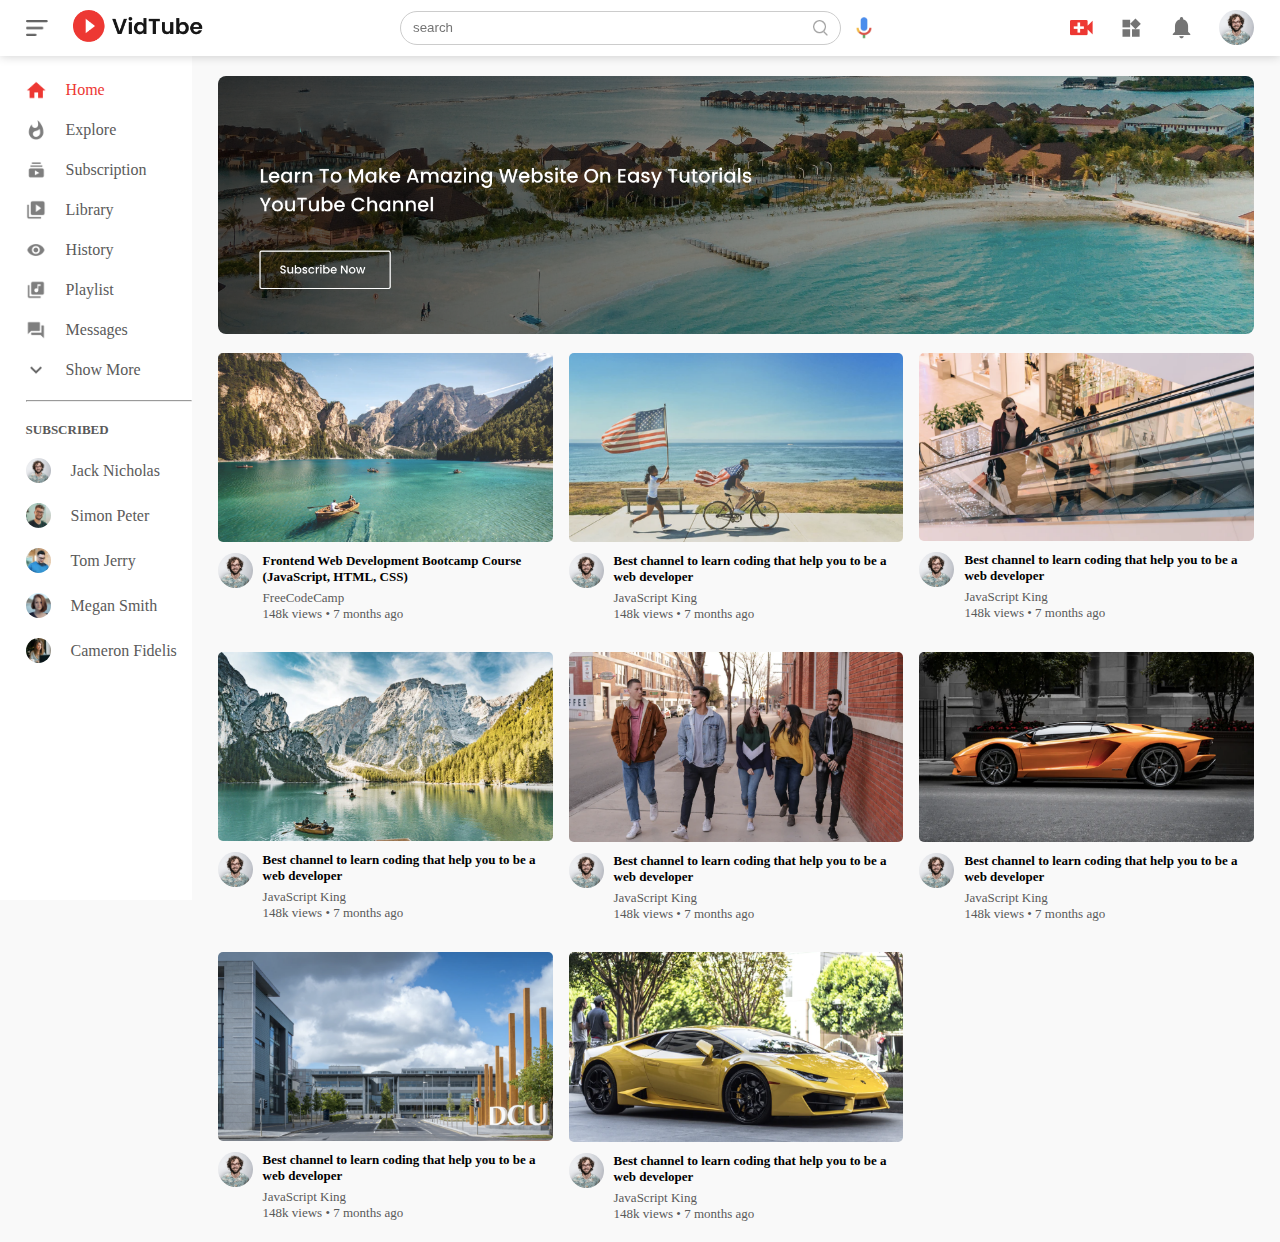
<file: index.html>
<!DOCTYPE html>
<html lang="en">
<head>
 <meta charset="UTF-8">
 <meta name="viewport" content="width=device-width, initial-scale=1.0">
 <link rel="stylesheet" href="/css/style.css">
 <title>Video Sharing Website</title>
 <link rel="preconnect" href="https://fonts.googleapis.com">
<link rel="preconnect" href="https://fonts.gstatic.com" crossorigin>
<link href="https://fonts.googleapis.com/css2?family=Poppins:wght@200;300;400;600;700&display=swap" rel="stylesheet">
</head>
<body>
 <!-- || nav -->
 <nav class="flex-div">
  <!-- || nav left -->
  <div class="nav-left flex-div">
   <img src="/images/menu.png" class="menu-icon">
   <a href="index.html"><img src="/images/logo.png" class="logo"></a>
  </div>

  <!-- || nav middle -->
  <div class="nav-middle flex-div">
   <div class="search-box flex-div">
    <input type="text" placeholder="search">
    <img src="/images/search.png">
   </div>
   <img src="/images/voice-search.png" class="mic-icon">
  </div>

  <!-- || nav right -->
  <div class="nav-right flex-div">
   <img src="/images/upload.png" alt="">
   <img src="/images/more.png" alt="">
   <img src="/images/notification.png" alt="">
   <img src="/images/Jack.png" class="user-icon">
  </div>
 </nav>

 <!-- || sidebar -->
 <div class="sidebar">
  <div class="shortcut-links">
   <a href="#"><img src="/images/home.png"><p>Home</p></a>
   <a href="#"><img src="/images/explore.png"><p>Explore</p></a>
   <a href="#"><img src="/images/subscriprion.png"><p>Subscription</p></a>
   <a href="#"><img src="/images/library.png"><p>Library</p></a>
   <a href="#"><img src="/images/history.png"><p>History</p></a>
   <a href="#"><img src="/images/playlist.png"><p>Playlist</p></a>
   <a href="#"><img src="/images/messages.png"><p>Messages</p></a>
   <a href="#"><img src="/images/show-more.png"><p>Show More</p></a>
   <hr>
  </div>

  <div class="subscribed-list">
   <h3>SUBSCRIBED</h3>
   <a href="#"><img src="/images/Jack.png"><p>Jack Nicholas</p></a>
   <a href="#"><img src="/images/simon.png"><p>Simon Peter</p></a>
   <a href="#"><img src="/images/tom.png"><p>Tom Jerry</p></a>
   <a href="#"><img src="/images/megan.png"><p>Megan Smith</p></a>
   <a href="#"><img src="/images/cameron.png"><p>Cameron Fidelis</p></a>
  </div>
 </div>

 <!-- || main -->
 <div class="container">
  <div class="banner">
   <img src="/images/banner.png">
  </div>

  <div class="list-container">
   <div class="vid-list">
    <a href="playvideo.html"><img src="/images/thumbnail1.png" class="thumbnail"></a>
    <div class="flex-div">
     <img src="/images/Jack.png">
     <div class="vid-info">
      <a href="playvideo.html">Frontend Web Development Bootcamp Course (JavaScript, HTML, CSS)</a>
      <p>FreeCodeCamp</p>
      <p>148k views &bull; 7 months ago</p>
     </div>
    </div>
   </div>

   <div class="vid-list">
    <a href="playvideo.html"><img src="/images/thumbnail2.png" class="thumbnail"></a>
    <div class="flex-div">
     <img src="/images/Jack.png">
     <div class="vid-info">
      <a href="playvideo.html">Best channel to learn coding that help you to be a web developer</a>
      <p>JavaScript King</p>
      <p>148k views &bull; 7 months ago</p>
     </div>
    </div>
   </div>

   <div class="vid-list">
    <a href="playvideo.html"><img src="/images/thumbnail3.png" class="thumbnail"></a>
    <div class="flex-div">
     <img src="/images/Jack.png">
     <div class="vid-info">
      <a href="playvideo.html">Best channel to learn coding that help you to be a web developer</a>
      <p>JavaScript King</p>
      <p>148k views &bull; 7 months ago</p>
     </div>
    </div>
   </div>

   <div class="vid-list">
    <a href="playvideo.html"><img src="/images/thumbnail4.png" class="thumbnail"></a>
    <div class="flex-div">
     <img src="/images/Jack.png">
     <div class="vid-info">
      <a href="playvideo.html">Best channel to learn coding that help you to be a web developer</a>
      <p>JavaScript King</p>
      <p>148k views &bull; 7 months ago</p>
     </div>
    </div>
   </div>

   <div class="vid-list">
    <a href="playvideo.html"><img src="/images/thumbnail5.png" class="thumbnail"></a>
    <div class="flex-div">
     <img src="/images/Jack.png">
     <div class="vid-info">
      <a href="playvideo.html">Best channel to learn coding that help you to be a web developer</a>
      <p>JavaScript King</p>
      <p>148k views &bull; 7 months ago</p>
     </div>
    </div>
   </div>

   <div class="vid-list">
    <a href="playvideo.html"><img src="/images/thumbnail6.png" class="thumbnail"></a>
    <div class="flex-div">
     <img src="/images/Jack.png">
     <div class="vid-info">
      <a href="playvideo.html">Best channel to learn coding that help you to be a web developer</a>
      <p>JavaScript King</p>
      <p>148k views &bull; 7 months ago</p>
     </div>
    </div>
   </div>

   <div class="vid-list">
    <a href="playvideo.html"><img src="/images/thumbnail7.png" class="thumbnail"></a>
    <div class="flex-div">
     <img src="/images/Jack.png">
     <div class="vid-info">
      <a href="playvideo.html">Best channel to learn coding that help you to be a web developer</a>
      <p>JavaScript King</p>
      <p>148k views &bull; 7 months ago</p>
     </div>
    </div>
   </div>

   <div class="vid-list">
    <a href="playvideo.html"><img src="/images/thumbnail8.png" class="thumbnail"></a>
    <div class="flex-div">
     <img src="/images/Jack.png">
     <div class="vid-info">
      <a href="playvideo.html">Best channel to learn coding that help you to be a web developer</a>
      <p>JavaScript King</p>
      <p>148k views &bull; 7 months ago</p>
     </div>
    </div>
   </div>
   
  </div>
 </div>







 <script src="script.js"></script>
</body>
</html>
</file>
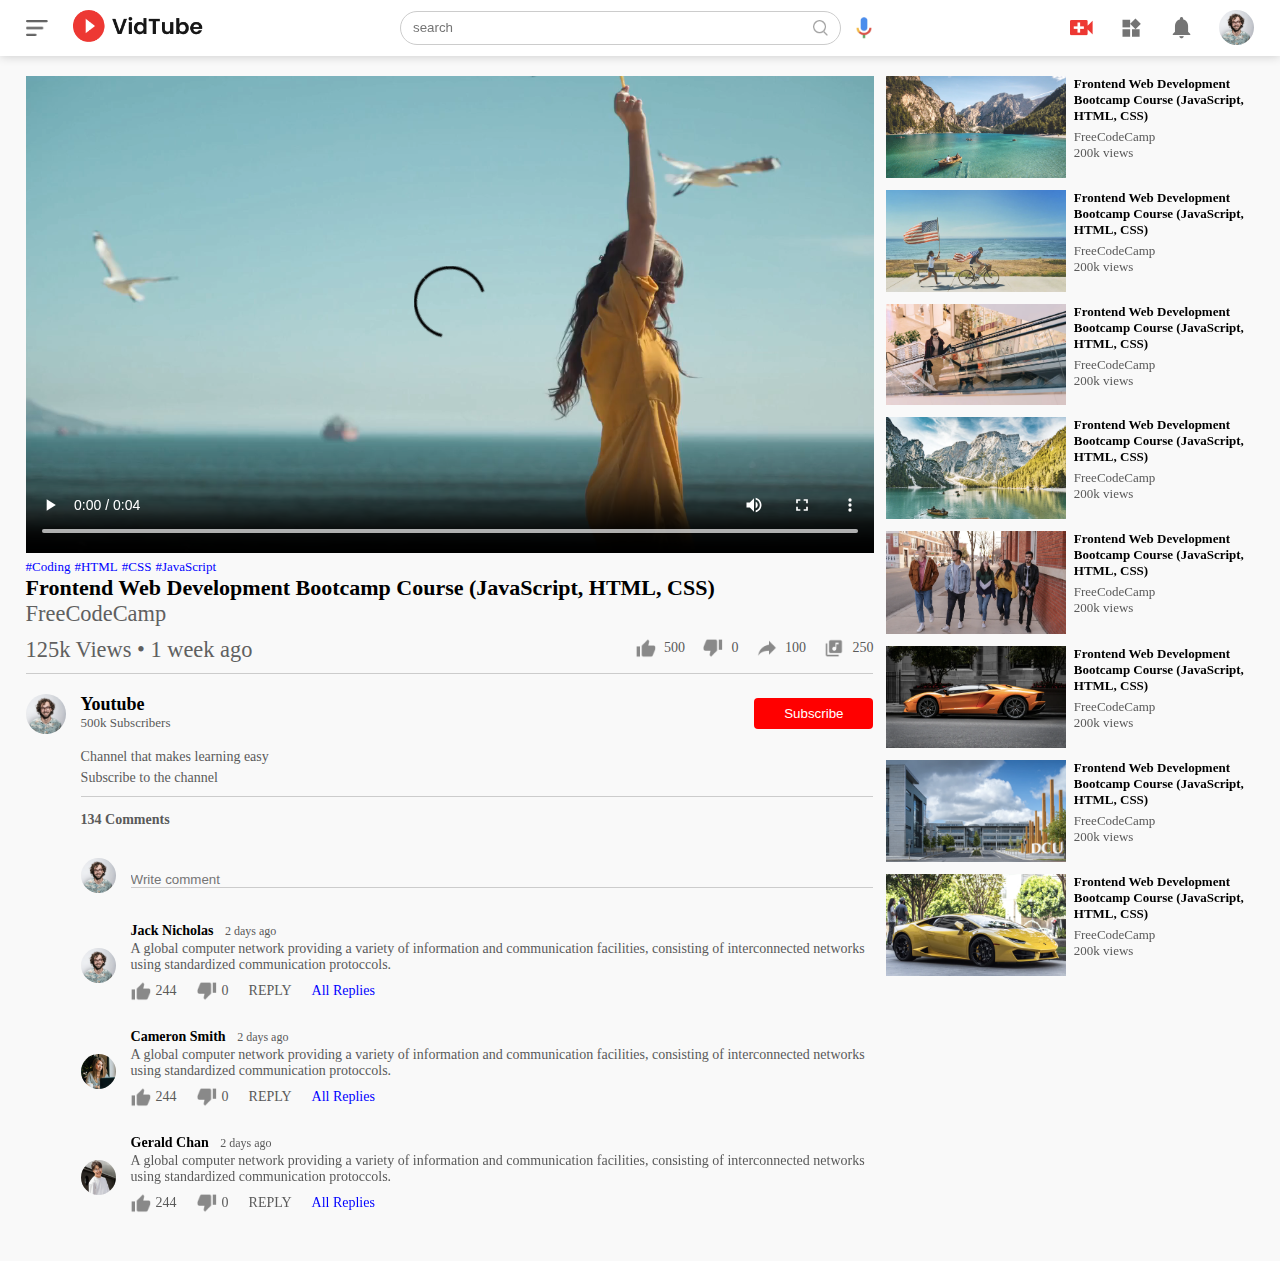
<file: playvideo.html>
<!DOCTYPE html>
<html lang="en">
<head>
 <meta charset="UTF-8">
 <meta name="viewport" content="width=device-width, initial-scale=1.0">
 <link rel="stylesheet" href="/css/style.css">
 <link rel="preconnect" href="https://fonts.googleapis.com">
<link rel="preconnect" href="https://fonts.gstatic.com" crossorigin>
<link href="https://fonts.googleapis.com/css2?family=Poppins:wght@200;300;400;600;700&display=swap" rel="stylesheet">
 <title>Play Video</title>
</head>
<body>
 <!-- || nav -->
 <nav class="flex-div">
  <!-- || nav left -->
  <div class="nav-left flex-div">
   <img src="/images/menu.png" class="menu-icon">
   <a href="index.html"><img src="/images/logo.png" class="logo"></a>
  </div>

  <!-- || nav middle -->
  <div class="nav-middle flex-div">
   <div class="search-box flex-div">
    <input type="text" placeholder="search">
    <img src="/images/search.png">
   </div>
   <img src="/images/voice-search.png" class="mic-icon">
  </div>

  <!-- || nav right -->
  <div class="nav-right flex-div">
   <img src="/images/upload.png" alt="">
   <img src="/images/more.png" alt="">
   <img src="/images/notification.png" alt="">
   <img src="/images/Jack.png" class="user-icon">
  </div>
 </nav>

 <div class="container play-container">
  <div class="row">
   <div class="play-video">
    <video controls autoplay>
     <source src="/images/video.mp4" type="video/mp4">
    </video>

    <div class="tags">
     <a href="">#Coding</a> <a href="">#HTML</a> <a href="">#CSS</a> <a href="">#JavaScript</a>
    </div>
    <h3>Frontend Web Development Bootcamp Course (JavaScript, HTML, CSS)</h3>
    <p>FreeCodeCamp</p>
    <div class="play-video-info">
     <p>125k Views &bull; 1 week ago</p>
     <div>
      <a href=""><img src="/images/like.png">500</a>
      <a href=""><img src="/images/dislike.png">0</a>
      <a href=""><img src="/images/share.png">100</a>
      <a href=""><img src="/images/save.png">250</a>
     </div>
    </div>
    <hr>
    <div class="publisher">
     <img src="/images/Jack.png">
     <div>
      <p>Youtube</p>
      <span>500k Subscribers</span>
     </div>
     <button type="button">Subscribe</button>
    </div>

    <div class="vid-description">
     <p>Channel that makes learning easy</p>
     <p>Subscribe to the channel</p>
     <hr>
     <h4>134 Comments</h4>

     <div class="add-comment">
      <img src="/images/Jack.png">
      <input type="text" placeholder="Write comment">
     </div>

     <div class="old-comment">
      <img src="/images/Jack.png">
      <div>
       <h3>Jack Nicholas <span>2 days ago</span></h3>
       <p>A global computer network providing a variety of information and communication facilities, consisting of interconnected networks using standardized communication protoccols.</p>
       <div class="comment-action">
        <img src="/images/like.png">
        <span>244</span>
        <img src="/images/dislike.png">
        <span>0</span>
        <span>REPLY</span>
        <a href="">All Replies</a>
       </div>
      </div>
     </div>

     <div class="old-comment">
      <img src="/images/cameron.png">
      <div>
       <h3>Cameron Smith <span>2 days ago</span></h3>
       <p>A global computer network providing a variety of information and communication facilities, consisting of interconnected networks using standardized communication protoccols.</p>
       <div class="comment-action">
        <img src="/images/like.png">
        <span>244</span>
        <img src="/images/dislike.png">
        <span>0</span>
        <span>REPLY</span>
        <a href="">All Replies</a>
       </div>
      </div>
     </div>

     <div class="old-comment">
      <img src="/images/gerard.png">
      <div>
       <h3>Gerald Chan <span>2 days ago</span></h3>
       <p>A global computer network providing a variety of information and communication facilities, consisting of interconnected networks using standardized communication protoccols.</p>
       <div class="comment-action">
        <img src="/images/like.png">
        <span>244</span>
        <img src="/images/dislike.png">
        <span>0</span>
        <span>REPLY</span>
        <a href="">All Replies</a>
       </div>
      </div>
     </div>


    </div>

   </div>
   <div class="right-sidebar">

    <div class="side-video-list">
     <a href="" class="small-thumbnail"><img src="/images/thumbnail1.png"></a>
     <div class="vid-info">
      <a href="">Frontend Web Development Bootcamp Course (JavaScript, HTML, CSS)</a>
      <p>FreeCodeCamp</p>
      <p>200k views</p>
     </div>
    </div>

    <div class="side-video-list">
     <a href="" class="small-thumbnail"><img src="/images/thumbnail2.png"></a>
     <div class="vid-info">
      <a href="">Frontend Web Development Bootcamp Course (JavaScript, HTML, CSS)</a>
      <p>FreeCodeCamp</p>
      <p>200k views</p>
     </div>
    </div>

    <div class="side-video-list">
     <a href="" class="small-thumbnail"><img src="/images/thumbnail3.png"></a>
     <div class="vid-info">
      <a href="">Frontend Web Development Bootcamp Course (JavaScript, HTML, CSS)</a>
      <p>FreeCodeCamp</p>
      <p>200k views</p>
     </div>
    </div>

    <div class="side-video-list">
     <a href="" class="small-thumbnail"><img src="/images/thumbnail4.png"></a>
     <div class="vid-info">
      <a href="">Frontend Web Development Bootcamp Course (JavaScript, HTML, CSS)</a>
      <p>FreeCodeCamp</p>
      <p>200k views</p>
     </div>
    </div>

    <div class="side-video-list">
     <a href="" class="small-thumbnail"><img src="/images/thumbnail5.png"></a>
     <div class="vid-info">
      <a href="">Frontend Web Development Bootcamp Course (JavaScript, HTML, CSS)</a>
      <p>FreeCodeCamp</p>
      <p>200k views</p>
     </div>
    </div>

    <div class="side-video-list">
     <a href="" class="small-thumbnail"><img src="/images/thumbnail6.png"></a>
     <div class="vid-info">
      <a href="">Frontend Web Development Bootcamp Course (JavaScript, HTML, CSS)</a>
      <p>FreeCodeCamp</p>
      <p>200k views</p>
     </div>
    </div>

    <div class="side-video-list">
     <a href="" class="small-thumbnail"><img src="/images/thumbnail7.png"></a>
     <div class="vid-info">
      <a href="">Frontend Web Development Bootcamp Course (JavaScript, HTML, CSS)</a>
      <p>FreeCodeCamp</p>
      <p>200k views</p>
     </div>
    </div>

    <div class="side-video-list">
     <a href="" class="small-thumbnail"><img src="/images/thumbnail8.png"></a>
     <div class="vid-info">
      <a href="">Frontend Web Development Bootcamp Course (JavaScript, HTML, CSS)</a>
      <p>FreeCodeCamp</p>
      <p>200k views</p>
     </div>
    </div>

   </div>
  </div>
 </div>

</body>
</html>
</file>
<file: css/style.css>
* {
  margin: 0;
  padding: 0;
  box-sizing: border-box;
}

a {
  text-decoration: none;
  color: #5a5a5a;
}

img {
  cursor: pointer;
}

.flex-div {
  display: flex;
  align-items: center;
}

/* || nav */
nav {
  padding: 10px 2%;
  justify-content: space-between;
  box-shadow: 0 0 10px rgba(0, 0, 0, 0.2);
  background: #fff;
  position: sticky;
  top: 0;
  z-index: 10;
}

/* || nav right */
.nav-right img {
  width: 25px;
  margin-right: 25px;
}

.nav-right .user-icon {
  width: 35px;
  border-radius: 50%;
  margin-right: 0;
}

/* || nav left */
.nav-left .menu-icon {
  width: 22px;
  margin-right: 25px;
}

.nav-left .logo {
  width: 130px;
}

/* || nav middle */
.nav-middle .mic-icon {
  width: 16px;
}

.nav-middle .search-box {
  border: 1px solid #ccc;
  margin-right: 15px;
  padding: 8px 12px;
  border-radius: 25px;
}

.nav-middle input {
  width: 400px;
  border: 0;
  outline: 0;
  background: transparent;
}

.nav-middle img {
  width: 15px;
}

/* || sidebar */
.sidebar {
  background: #fff;
  width: 15%;
  height: 100vh;
  position: fixed;
  top: 0;
  padding-left: 2%;
  padding-top: 80px;
}

.shortcut-links a img {
  width: 20px;
  margin-right: 20px;
}

.shortcut-links a {
  display: flex;
  align-items: center;
  margin-bottom: 20px;
  width: fit-content;
  flex-wrap: wrap;
}

.shortcut-links a:first-child {
  color: #ed3833;
}

.sidebar-toggle hr {
  border: 0;
  height: 1px;
  background: #ccc;
  width: 85%;
}

.subscribed-list h3 {
  font-size: 13px;
  margin: 20px 0;
  color: #5a5a5a;
}

.subscribed-list a {
  display: flex;
  align-items: center;
  margin-bottom: 20px;
  width: fit-content;
  flex-wrap: wrap;
}

.subscribed-list a img {
  width: 25px;
  border-radius: 50%;
  margin-right: 20px;
}

.small-sidebar {
  width: 5%;
}

.small-sidebar a p {
  display: none;
}

.small-sidebar h3 {
  display: none;
}

.small-sidebar hr {
  width: 50%;
  margin-bottom: 25px;
}

/* || main */
.container {
  background: #f9f9f9;
  padding-left: 17%;
  padding-right: 2%;
  padding-top: 20px;
  padding-bottom: 20px;
}

.large-container {
  padding-left: 7%;
}

.banner {
  width: 100%;
}

.banner img {
  width: 100%;
  border-radius: 8px;
}

.list-container {
  display: grid;
  grid-template-columns: repeat(auto-fit, minmax(250px, 1fr));
  grid-column-gap: 16px;
  grid-row-gap: 30px;
  margin-top: 15px;
}

.vid-list .thumbnail {
  width: 100%;
  border-radius: 5px;
}

.vid-list .flex-div {
  align-items: flex-start;
  margin-top: 7px;
}

.vid-list .flex-div img {
  width: 35px;
  margin-right: 10px;
  border-radius: 50%;
}

.vid-info {
  color: #5a5a5a;
  font-size: 13px;
}

.vid-info a {
  color: #000;
  font-weight: 600;
  display: block;
  margin-bottom: 5px;
}

/* || media query */
@media (max-width: 900px) {
  .menu-icon {
    display: none;
  }
  .sidebar {
    display: none;
  }
  .container,
  .large-container {
    padding-left: 5%;
    padding-right: 5%;
  }
  .nav-right {
    display: none;
  }
  .nav-right .user-icon {
    display: block;
    width: 30px;
  }
  .nav-middle .search-box input {
    width: 100px;
  }
  .nav-middle .mic-icon {
    display: none;
  }
  .logo {
    width: 90px;
  }
}

/* || playvideo page */
.play-container {
  padding-left: 2%;
}

.row {
  display: flex;
  justify-content: space-between;
  flex-wrap: wrap;
}

.play-video {
  flex-basis: 69%;
}

.right-sidebar {
  flex-basis: 30%;
}

.play-video video {
  width: 100%;
}

.side-video-list {
  display: flex;
  justify-content: space-between;
  margin-bottom: 8px;
}

.side-video-list img {
  width: 100%;
}

.side-video-list .small-thumbnail {
  flex-basis: 49%;
}
.side-video-list .vid-info {
  flex-basis: 49%;
}

.play-video .tags a {
  color: #0000ff;
  font-size: 13px;
}

.play-video h3 {
  font-weight: 600;
  font-size: 22px;
}

.play-video p {
  font-weight: 500;
  color: #606060;
  font-size: 1.4rem;
}

.play-video .play-video-info {
  display: flex;
  align-items: center;
  justify-content: space-between;
  flex-wrap: wrap;
  margin-top: 10px;
  font-size: 14px;
  color: #5a5a5a;
}

.play-video .play-video-info a img {
  width: 20px;
  margin-right: 8px;
}

.play-video .play-video-info a {
  display: inline-flex;
  align-items: center;
  margin-left: 15px;
}

.play-video hr {
  border: 0;
  height: 1px;
  background: #ccc;
  margin: 10px 0;
}

.publisher {
  display: flex;
  align-items: center;
  margin-top: 20px;
}

.publisher div {
  flex: 1;
  line-height: 18px;
}

.publisher img {
  width: 40px;
  border-radius: 50%;
  margin-right: 15px;
}

.publisher div p {
  color: #000;
  font-weight: 600;
  font-size: 18px;
}

.publisher div span {
  font-size: 13px;
  color: #5a5a5a;
}

.publisher button {
  background: red;
  color: #fff;
  padding: 8px 30px;
  border: 0;
  outline: 0;
  border-radius: 4px;
  cursor: pointer;
}

.vid-description {
  padding-left: 55px;
  margin: 15px 0;
}

.vid-description p {
  font-size: 14px;
  margin-bottom: 5px;
  color: #5a5a5a;
}

/* .vid-description hr {
 border: 0;
  height: 1px;
  background: #ccc;
  margin: 10px 0;
} */

.vid-description h4 {
  font-size: 14px;
  color: #5a5a5a;
  margin-top: 15px;
}

.add-comment {
  display: flex;
  align-items: center;
  margin: 30px 0;
}

.add-comment img {
  width: 35px;
  border-radius: 50%;
  margin-right: 15px;
}

.add-comment INPUT {
  border: 0;
  outline: 0;
  border-bottom: 1px solid #ccc;
  width: 100%;
  padding-top: 10px;
  background: transparent;
}

.old-comment {
  display: flex;
  align-items: center;
  margin: 20px 0;
}

.old-comment img {
  width: 35px;
  border-radius: 50%;
  margin-right: 15px;
}

.old-comment h3 {
  font-size: 14px;
  margin-bottom: 2px;
}

.old-comment h3 span {
  font-size: 12px;
  color: #5a5a5a;
  font-weight: 500;
  margin-left: 8px;
}

.old-comment .comment-action {
  display: flex;
  align-items: center;
  margin: 8px 0;
  font-size: 14px;
}

.old-comment .comment-action img {
  border-radius: 0;
  width: 20px;
  margin-right: 5px;
}

.old-comment .comment-action span {
  margin-right: 20px;
  color: #5a5a5a;
}

.old-comment .comment-action a {
  color: #0000ff;
}

/* || media query */
@media (max-width: 900px) {
  .play-video {
    flex-basis: 100%;
  }
  .right-sidebar {
    flex-basis: 100%;
  }
  .play-container {
    padding-left: 5%;
  }
  .vid-description {
    padding-left: 0;
  }
  .play-video .play-video-info a {
    margin-left: 0;
    margin-right: 15px;
    margin-top: 15px;
  }
}
</file>
